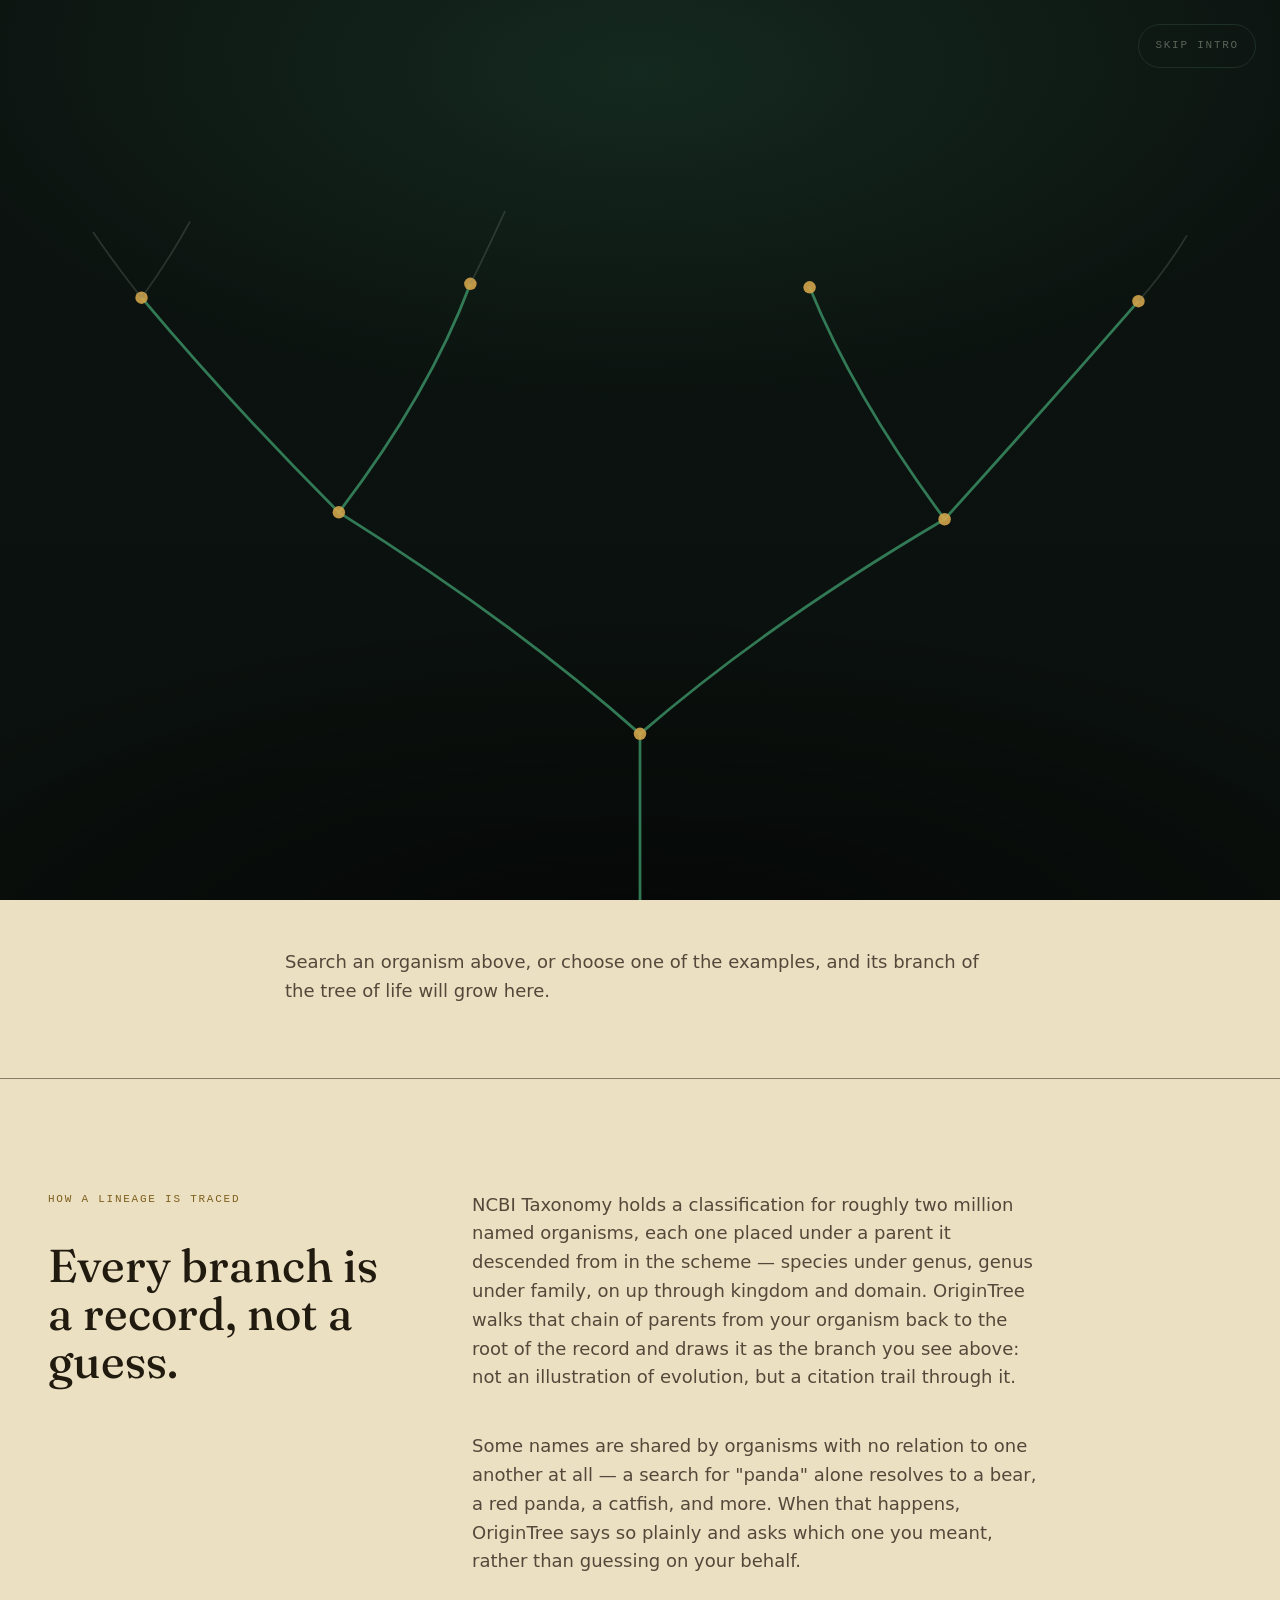
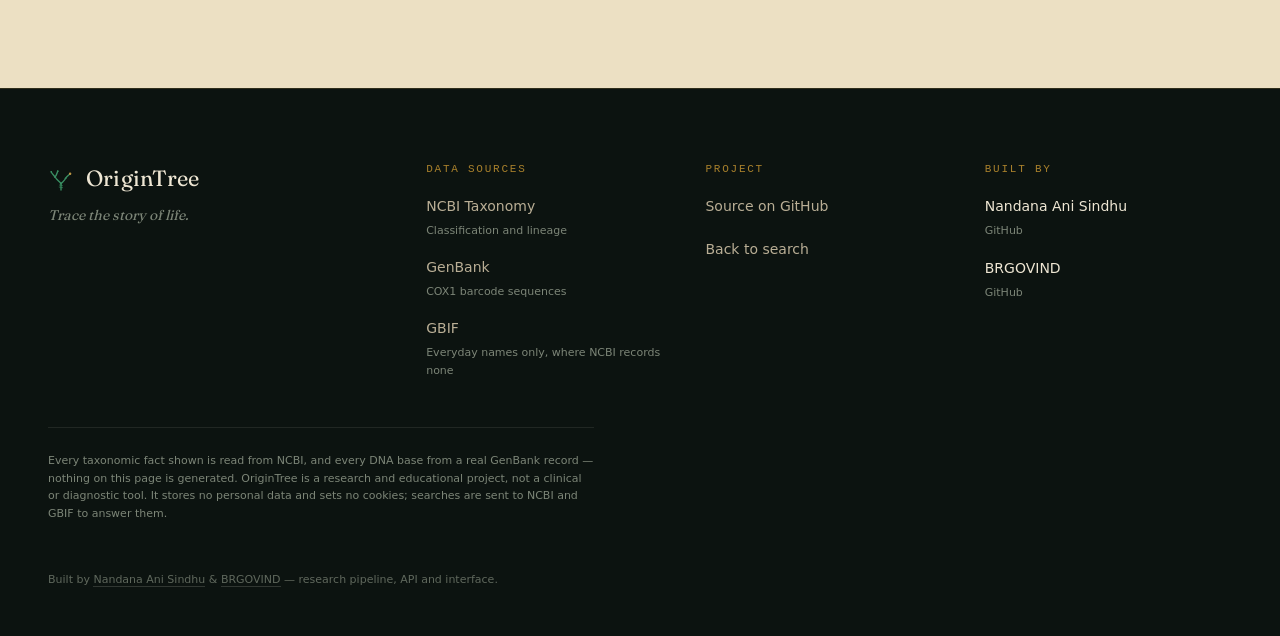
<file: frontend/index.html>
<!doctype html>
<html lang="en">
<head>
  <meta charset="utf-8" />
  <meta name="viewport" content="width=device-width, initial-scale=1" />
  <title>OriginTree — trace the story of life</title>
  <meta name="description" content="Search an organism and OriginTree draws the branch of the tree of life that leads to it, from the root of the record down to the species itself, using NCBI Taxonomy." />
  <meta name="theme-color" content="#0c1310" />

  <meta property="og:title" content="OriginTree — trace the story of life" />
  <meta property="og:description" content="Search an organism and watch its lineage grow, branch by branch, from NCBI Taxonomy." />
  <meta property="og:type" content="website" />

  <link rel="icon" type="image/svg+xml" href="assets/favicon.svg" />
  <link rel="alternate icon" href="assets/favicon.ico" />

  <link rel="preload" as="font" href="assets/fraunces-latin.woff2" type="font/woff2" crossorigin />

  <link rel="stylesheet" href="styles/tokens.css" />
  <link rel="stylesheet" href="styles/base.css" />
  <link rel="stylesheet" href="styles/hero.css" />
  <link rel="stylesheet" href="styles/tree.css" />
  <link rel="stylesheet" href="styles/results.css" />
  <link rel="stylesheet" href="styles/barcode.css" />
  <link rel="stylesheet" href="styles/compare.css" />
  <link rel="stylesheet" href="styles/loader.css" />
</head>
<body>

  <noscript>
    <div class="noscript-banner">OriginTree needs JavaScript to search NCBI Taxonomy and draw a lineage. Please enable it to continue.</div>
  </noscript>

  <a class="skip-link" href="#animalInput">Skip to search</a>

  <div class="page">

    <header class="hero" id="hero" data-stage="0">

      <div class="hero-ground" aria-hidden="true">
        <div class="hero-grain"></div>
        <svg class="hero-phylogeny" viewBox="0 0 800 520" preserveAspectRatio="xMidYMax slice" focusable="false">
          <!-- populated by hero.js: an anonymous, unlabelled branching structure —
               the same drawing grammar the lineage tree uses later, rehearsed
               before any search has happened. -->
        </svg>
        <div class="hero-particles"></div>
      </div>

      <div class="hero-content container">
        <div class="hero-inner">

          <div class="hero-emblem">
            <img class="hero-emblem-mark" src="assets/logo.svg" alt="" width="46" height="46" />
          </div>

          <h1 class="hero-word">
            <span class="hero-word-line" data-word-line="1">Origin<em>Tree</em></span>
          </h1>
          <p class="hero-tagline">Trace the story of life.</p>

          <div class="search-panel" id="searchPanel">
            <form id="searchForm" class="search-form" novalidate>
              <label for="animalInput" class="visually-hidden">Name an organism</label>
              <div class="search-field">
                <input
                  type="text"
                  id="animalInput"
                  name="animal"
                  class="search-input"
                  placeholder="Common or scientific name…"
                  autocomplete="off"
                  spellcheck="false"
                  aria-describedby="searchStatus"
                />
                <button type="submit" id="searchButton" class="search-button">
                  <svg class="search-button-icon" viewBox="0 0 20 20" aria-hidden="true" width="16" height="16">
                    <circle cx="9" cy="9" r="5.4" />
                    <path d="M12.9 12.9 L17 17" />
                  </svg>
                  <span class="search-button-label">Search</span>
                </button>
              </div>
              <p id="searchStatus" class="search-status" role="status" aria-live="polite"></p>
            </form>

            <div class="examples">
              <span class="examples-label" id="examplesLabel">Try</span>
              <ul class="examples-list" aria-labelledby="examplesLabel">
                <li><button type="button" class="example-chip" data-animal="giant panda">giant panda</button></li>
                <li><button type="button" class="example-chip" data-animal="octopus">octopus</button></li>
                <li><button type="button" class="example-chip" data-animal="king cobra">king cobra</button></li>
                <li><button type="button" class="example-chip" data-animal="tardigrade">tardigrade</button></li>
              </ul>
            </div>
          </div>

        </div>
      </div>

      <button type="button" class="hero-skip" id="heroSkip">Skip intro</button>

      <div class="hero-scroll-cue" aria-hidden="true">
        <span class="hero-scroll-line"></span>
        <span class="hero-scroll-label">Scroll</span>
      </div>

    </header>

    <main class="main">
      <div class="container">
        <h2 class="visually-hidden">Search results</h2>
        <section id="results" aria-live="polite">
          <p class="results-prompt">Search an organism above, or choose one of the examples, and its branch of the tree of life will grow here.</p>
        </section>
      </div>

      <!-- Landing only. Hidden once a search has run — see [data-view] in
           results.css. An introduction is not part of a result. -->
      <section class="science" id="science" aria-labelledby="scienceHeading">
        <div class="container science-inner">
          <p class="science-eyebrow mono">How a lineage is traced</p>
          <h2 id="scienceHeading" class="science-heading">Every branch is a record, not a guess.</h2>
          <p class="science-body">
            NCBI Taxonomy holds a classification for roughly two million named organisms, each
            one placed under a parent it descended from in the scheme — species under genus,
            genus under family, on up through kingdom and domain. OriginTree walks that chain of
            parents from your organism back to the root of the record and draws it as the branch
            you see above: not an illustration of evolution, but a citation trail through it.
          </p>
          <p class="science-body">
            Some names are shared by organisms with no relation to one another at all — a search
            for "panda" alone resolves to a bear, a red panda, a catfish, and more. When that
            happens, OriginTree says so plainly and asks which one you meant, rather than
            guessing on your behalf.
          </p>
        </div>
      </section>
    </main>

    <footer class="site-footer">
      <div class="container footer-inner">

        <div class="footer-brand">
          <div class="footer-mark">
            <img src="assets/logo.svg" alt="" width="26" height="26" />
            <span class="footer-wordmark">OriginTree</span>
          </div>
          <p class="footer-tagline">Trace the story of life.</p>
        </div>

        <nav class="footer-col" aria-labelledby="footerSources">
          <h2 class="footer-col-title mono" id="footerSources">Data sources</h2>
          <ul class="footer-list">
            <li>
              <a href="https://www.ncbi.nlm.nih.gov/taxonomy" rel="noopener noreferrer" target="_blank">NCBI Taxonomy</a>
              <span class="footer-list-note">Classification and lineage</span>
            </li>
            <li>
              <a href="https://www.ncbi.nlm.nih.gov/nuccore" rel="noopener noreferrer" target="_blank">GenBank</a>
              <span class="footer-list-note">COX1 barcode sequences</span>
            </li>
            <li>
              <a href="https://www.gbif.org" rel="noopener noreferrer" target="_blank">GBIF</a>
              <span class="footer-list-note">Everyday names only, where NCBI records none</span>
            </li>
          </ul>
        </nav>

        <nav class="footer-col" aria-labelledby="footerProject">
          <h2 class="footer-col-title mono" id="footerProject">Project</h2>
          <ul class="footer-list">
            <li>
              <a href="https://github.com/n4ss007/origintree" rel="noopener noreferrer" target="_blank">Source on GitHub</a>
            </li>
            <li>
              <a href="#hero">Back to search</a>
            </li>
          </ul>
        </nav>

        <nav class="footer-col" aria-labelledby="footerCreator">
          <h2 class="footer-col-title mono" id="footerCreator">Built by</h2>
          <ul class="footer-list">
            <li class="footer-creator">
              <a href="https://www.linkedin.com/in/nandanaanisindhu/" rel="noopener noreferrer" target="_blank">Nandana Ani Sindhu</a>
              <span class="footer-list-note">
                <a href="https://github.com/n4ss007" rel="noopener noreferrer" target="_blank">GitHub</a>
              </span>
            </li>
            <li class="footer-creator">
              <a href="https://github.com/BRGOVIND" rel="noopener noreferrer" target="_blank">BRGOVIND</a>
              <span class="footer-list-note">GitHub</span>
            </li>
          </ul>
        </nav>

        <p class="footer-colophon">
          Every taxonomic fact shown is read from NCBI, and every DNA base from a
          real GenBank record — nothing on this page is generated. OriginTree is a
          research and educational project, not a clinical or diagnostic tool.
          It stores no personal data and sets no cookies; searches are sent to NCBI
          and GBIF to answer them.
        </p>

        <p class="footer-credit">
          Built by
          <a href="https://www.linkedin.com/in/nandanaanisindhu/" rel="noopener noreferrer" target="_blank">Nandana Ani Sindhu</a>
          &amp;
          <a href="https://github.com/BRGOVIND" rel="noopener noreferrer" target="_blank">BRGOVIND</a>
          — research pipeline, API and interface.
        </p>

      </div>
    </footer>

  </div>

  <script type="module" src="js/main.js"></script>
</body>
</html>
</file>
<file: frontend/styles/tokens.css>
/*
  OriginTree design tokens.

  The palette is a tonal journey rather than one flat backdrop: the hero
  opens on a deep, near-nocturnal botanical ground (the mystery of an
  unresolved lineage), the record itself lives on a dense archive paper
  (the specimen you can now hold and read), and the footer settles back
  toward ink (the drawer closing). --surface-* tokens exist for each leg
  of that journey; component files pick the leg they belong to rather
  than mixing paper and ground colours on one element.

  #009B4D and #FFCC00 are the brief's brand colours. Used flat they read
  as a UI kit. Here green is pushed toward a wet, shaded forest floor and
  gold is pulled out of yellow entirely toward old brass and dried
  specimen ink, so both sit inside the same warm, low-saturation family
  as the paper and ground rather than sitting on top of them.
*/

:root {
  /* ---------------------------------------------------------------
     Colour — ground (hero, footer: the dark register)
     --------------------------------------------------------------- */
  --ground: #0c1310;
  --ground-raised: #141f19;
  --ground-line: #263a2f;
  --bone: #eee6d3;
  --bone-soft: #b9ae95;
  --bone-faint: #7c8577;

  /* ---------------------------------------------------------------
     Colour — paper (exploration, lineage, organism, science)
     --------------------------------------------------------------- */
  --paper: #ece0c3;
  --paper-raised: #e2d3ac;
  --paper-deep: #d3bd88;
  --ink: #211a0f;
  --ink-soft: #55483a;
  --ink-faint: #8a7c68;

  /* ---------------------------------------------------------------
     Colour — accents, tuned from brand
     --------------------------------------------------------------- */
  --green: #1e6b45;
  --green-deep: #133f29;
  --green-bright: #3f9c6c;
  --green-pale: #d7e3d2;

  --gold: #a9812c;
  --gold-deep: #7c5e1c;
  --gold-bright: #d1a44a;

  --rust: #8c3a24;
  --rust-pale: #e9d3c4;

  --focus-ring-dark: var(--gold-bright);
  --focus-ring-light: var(--gold-deep);

  /* ---------------------------------------------------------------
     Type
     --------------------------------------------------------------- */
  --font-display: "Fraunces", ui-serif, Georgia, serif;
  --font-body: ui-sans-serif, system-ui, "Segoe UI", Roboto, "Helvetica Neue", Arial, sans-serif;
  --font-mono: ui-monospace, "SF Mono", "Cascadia Mono", "Segoe UI Mono", Consolas,
    "Liberation Mono", monospace;

  --text-2xs: 0.6875rem;
  --text-xs: 0.75rem;
  --text-sm: 0.875rem;
  --text-base: 1rem;
  --text-md: 1.125rem;
  --text-lg: 1.375rem;
  --text-xl: 1.75rem;
  --text-2xl: clamp(2rem, 1.6rem + 1.6vw, 2.9rem);
  --text-3xl: clamp(2.4rem, 1.5rem + 3.6vw, 4.6rem);
  --text-hero: clamp(2.8rem, 1.4rem + 6vw, 6.4rem);

  --leading-tight: 1.05;
  --leading-snug: 1.3;
  --leading-normal: 1.6;

  --tracking-wide: 0.06em;
  --tracking-wider: 0.16em;
  --tracking-widest: 0.28em;

  /* ---------------------------------------------------------------
     Space
     --------------------------------------------------------------- */
  --space-1: 0.25rem;
  --space-2: 0.5rem;
  --space-3: 0.75rem;
  --space-4: 1rem;
  --space-5: 1.5rem;
  --space-6: 2rem;
  --space-7: 3rem;
  --space-8: 4.5rem;
  --space-9: 7rem;

  /* ---------------------------------------------------------------
     Layout
     --------------------------------------------------------------- */
  --content-max: 1280px;
  --measure: 62ch;
  --radius-sm: 2px;
  --radius-md: 3px;
  --border-hair: 1px solid var(--paper-deep);
  --border-hair-strong: 1px solid var(--ink-faint);
  --border-hair-dark: 1px solid var(--ground-line);

  /* ---------------------------------------------------------------
     Motion
     --------------------------------------------------------------- */
  --ease-out: cubic-bezier(0.16, 0.8, 0.24, 1);
  --ease-grow: cubic-bezier(0.3, 0.66, 0.18, 1);
  --duration-fast: 150ms;
  --duration-medium: 340ms;
  --duration-slow: 640ms;
  --tree-step: 180ms; /* mirrors TREE_STEP_MS in config.js; kept in sync by hand */

  --z-sticky: 10;
  --z-hero-content: 5;
}
</file>
<file: frontend/styles/base.css>
/*
  Reset, typeface, page chrome, and the scroll-reveal mechanism shared by
  every section after the hero.
*/

@font-face {
  font-family: "Fraunces";
  src: url("../assets/fraunces-latin.woff2") format("woff2");
  font-weight: 100 900;
  font-style: normal;
  font-display: swap;
}

*,
*::before,
*::after {
  box-sizing: border-box;
}

html {
  color-scheme: dark;
  -webkit-text-size-adjust: 100%;
  scroll-behavior: smooth;
}

body {
  margin: 0;
  min-height: 100vh;
  background: var(--paper);
  color: var(--ink);
  font-family: var(--font-body);
  font-size: var(--text-base);
  line-height: var(--leading-normal);
  overflow-x: hidden;
}

img,
svg {
  display: block;
  max-width: 100%;
}

button,
input {
  font: inherit;
  color: inherit;
}

button {
  background: none;
  border: 0;
  cursor: pointer;
}

a {
  color: var(--green-deep);
}

p {
  margin: 0 0 var(--space-4);
}

p:last-child {
  margin-bottom: 0;
}

h1,
h2,
h3,
h4 {
  margin: 0;
  font-weight: 600;
  font-synthesis: none;
}

/* ---------------------------------------------------------------
   Focus
   --------------------------------------------------------------- */

:focus {
  outline: none;
}

:focus-visible {
  outline: 3px solid var(--focus-ring-light);
  outline-offset: 3px;
  border-radius: var(--radius-sm);
}

.hero :focus-visible,
.site-footer :focus-visible {
  outline-color: var(--focus-ring-dark);
}

/* ---------------------------------------------------------------
   Utilities
   --------------------------------------------------------------- */

.visually-hidden {
  position: absolute;
  width: 1px;
  height: 1px;
  padding: 0;
  margin: -1px;
  overflow: hidden;
  clip: rect(0, 0, 0, 0);
  white-space: nowrap;
  border: 0;
}

.container {
  width: 100%;
  max-width: var(--content-max);
  margin-inline: auto;
  padding-inline: var(--space-5);
}

@media (min-width: 640px) {
  .container {
    padding-inline: var(--space-7);
  }
}

.mono {
  font-family: var(--font-mono);
  letter-spacing: 0;
}

.skip-link {
  position: absolute;
  top: -48px;
  left: var(--space-4);
  z-index: 100;
  background: var(--ink);
  color: var(--bone);
  padding: var(--space-2) var(--space-4);
  border-radius: var(--radius-sm);
  transition: top var(--duration-fast) var(--ease-out);
}

.skip-link:focus-visible {
  top: var(--space-4);
}

/* ---------------------------------------------------------------
   Page chrome
   --------------------------------------------------------------- */

.page {
  min-height: 100vh;
  display: flex;
  flex-direction: column;
}

.main {
  flex: 1 0 auto;
  background: var(--paper);
}

.site-footer {
  background: var(--ground);
  color: var(--bone-soft);
  padding-block: var(--space-8) var(--space-7);
  border-top: 1px solid rgba(209, 164, 74, 0.18);
}

.footer-inner {
  display: grid;
  gap: var(--space-7) var(--space-6);
  grid-template-columns: 1fr;
}

@media (min-width: 720px) {
  .footer-inner {
    grid-template-columns: 1.4fr repeat(3, minmax(0, 1fr));
  }
}

.footer-brand {
  display: flex;
  flex-direction: column;
  gap: var(--space-2);
}

.footer-mark {
  display: flex;
  align-items: center;
  gap: var(--space-3);
}

.footer-mark img {
  opacity: 0.9;
}

.footer-wordmark {
  font-family: var(--font-display);
  font-variation-settings: "opsz" 24, "SOFT" 0, "WONK" 0;
  font-size: var(--text-lg);
  color: var(--bone);
  letter-spacing: 0.01em;
}

.footer-tagline {
  margin: 0;
  font-family: var(--font-display);
  font-style: italic;
  font-size: var(--text-sm);
  color: var(--bone-faint);
}

.footer-col-title {
  margin: 0 0 var(--space-3);
  font-size: var(--text-2xs);
  font-weight: 500;
  letter-spacing: var(--tracking-wider);
  text-transform: uppercase;
  color: var(--gold);
}

.footer-list {
  list-style: none;
  margin: 0;
  padding: 0;
  display: flex;
  flex-direction: column;
  gap: var(--space-3);
  font-size: var(--text-sm);
}

.footer-list a {
  color: var(--bone-soft);
  text-decoration: none;
  border-bottom: 1px solid transparent;
  /* 44px touch target without stretching the visible link */
  display: inline-block;
  padding-block: var(--space-1);
}

.footer-list a:hover {
  color: var(--bone);
  border-bottom-color: var(--gold);
}

.footer-list-note {
  display: block;
  font-size: var(--text-2xs);
  color: var(--bone-faint);
}

.footer-creator {
  color: var(--bone);
}

.footer-colophon {
  margin: 0;
  font-size: var(--text-2xs);
  line-height: var(--leading-normal);
  color: var(--bone-faint);
  max-width: 78ch;
  padding-top: var(--space-5);
  border-top: 1px solid rgba(240, 235, 222, 0.09);
}

/* Sits under everything else, quieter than the colophon above it. */
.footer-credit {
  margin: 0;
  font-size: var(--text-2xs);
  color: var(--bone-faint);
  opacity: 0.75;
}

.footer-credit a {
  color: inherit;
  text-decoration: none;
  border-bottom: 1px solid rgba(240, 235, 222, 0.22);
}

.footer-credit a:hover {
  color: var(--bone-soft);
  border-bottom-color: var(--gold);
}

@media (min-width: 720px) {
  .footer-colophon,
  .footer-credit {
    grid-column: 1 / -1;
  }
}

/* ---------------------------------------------------------------
   noscript
   --------------------------------------------------------------- */

.noscript-banner {
  background: var(--rust-pale);
  color: var(--ink);
  border-bottom: var(--border-hair-strong);
  padding: var(--space-3) var(--space-5);
  font-size: var(--text-sm);
  text-align: center;
}

/* ---------------------------------------------------------------
   Scroll reveal
   --------------------------------------------------------------- */

.reveal {
  opacity: 0;
  transform: translateY(22px);
  transition: opacity var(--duration-slow) var(--ease-out),
    transform var(--duration-slow) var(--ease-out);
}

.reveal.is-visible {
  opacity: 1;
  transform: none;
}

/* ---------------------------------------------------------------
   Motion preference
   --------------------------------------------------------------- */

@media (prefers-reduced-motion: reduce) {
  html {
    scroll-behavior: auto;
  }

  *,
  *::before,
  *::after {
    animation-duration: 0.001ms !important;
    animation-iteration-count: 1 !important;
    transition-duration: 0.001ms !important;
    scroll-behavior: auto !important;
  }

  .reveal {
    opacity: 1;
    transform: none;
  }
}

/* Both contributors sit in the "Built by" column as linked names. */
.footer-creator a {
  color: var(--bone);
  text-decoration: none;
  border-bottom: 1px solid transparent;
  display: inline-block;
  padding-block: var(--space-1);
}

.footer-creator a:hover {
  border-bottom-color: var(--gold);
}

.footer-list-note a {
  color: var(--bone-faint);
  padding-block: 0;
}
</file>
<file: frontend/styles/hero.css>
/*
  The opening sequence. Everything here lives on the dark leg of the tonal
  journey (--ground), lit by a single warm rise near the base rather than
  a flat colour, so it reads as a room at dusk rather than a UI backdrop.

  Timing is owned by hero.js — it adds is-* classes as the sequence
  progresses and this file only defines what each class looks like. The
  branch paths themselves are drawn (stroke-dasharray/offset) inline by
  hero.js because their lengths depend on the geometry it generates.
*/

.hero {
  position: relative;
  min-height: 100svh;
  overflow: hidden;
  background: var(--ground);
  color: var(--bone);
  isolation: isolate;
}

/* ---------------------------------------------------------------
   Ground
   --------------------------------------------------------------- */

.hero-ground {
  position: absolute;
  inset: 0;
  z-index: 0;
}

.hero-grain {
  position: absolute;
  inset: 0;
  background:
    radial-gradient(ellipse 90% 60% at 50% 8%, rgba(63, 156, 108, 0.16), transparent 62%),
    radial-gradient(ellipse 120% 70% at 50% 108%, rgba(0, 0, 0, 0.6), transparent 58%),
    linear-gradient(180deg, var(--ground) 0%, #0a100d 100%);
}

.hero-phylogeny {
  position: absolute;
  inset: 0;
  width: 100%;
  height: 100%;
}

.hero-branch {
  fill: none;
  stroke: var(--green-bright);
  stroke-width: 1.6;
  stroke-linecap: round;
  opacity: 0.75;
  /* duration mirrors BRANCH_DURATION_MS in hero.js */
  transition: stroke-dashoffset 620ms var(--ease-grow);
}

.hero-branch-node {
  fill: var(--gold-bright);
  opacity: 0;
  transition: opacity var(--duration-medium) var(--ease-out);
}

.hero-branch-node.is-in {
  opacity: 0.9;
}

.hero-branch-stub {
  fill: none;
  stroke: var(--bone-faint);
  stroke-width: 1;
  opacity: 0;
  transition: opacity 900ms var(--ease-out);
}

.hero-branch-stub.is-in {
  opacity: 0.28;
}

/* ---------------------------------------------------------------
   Particles — spores drifting in still dark air. Kept few and faint;
   this is atmosphere, not a field of shapes.
   --------------------------------------------------------------- */

.hero-particles {
  position: absolute;
  inset: 0;
  opacity: 0;
  transition: opacity 1200ms var(--ease-out);
}

.hero-particles.is-in {
  opacity: 1;
}

.particle {
  position: absolute;
  left: var(--px, 50%);
  top: var(--py, 50%);
  width: var(--size, 2px);
  height: var(--size, 2px);
  border-radius: 50%;
  background: var(--bone-soft);
  animation: hero-drift var(--dur, 16s) ease-in-out var(--delay, 0s) infinite;
}

.hero-particles.is-paused .particle {
  animation-play-state: paused;
}

@keyframes hero-drift {
  0% {
    transform: translate(0, 0);
    opacity: 0;
  }
  12% {
    opacity: var(--peak, 0.32);
  }
  50% {
    transform: translate(var(--dx, 14px), var(--dy, -22px));
  }
  88% {
    opacity: var(--peak, 0.32);
  }
  100% {
    transform: translate(0, 0);
    opacity: 0;
  }
}

/* ---------------------------------------------------------------
   Content
   --------------------------------------------------------------- */

.hero-content {
  position: relative;
  z-index: var(--z-hero-content);
  min-height: 100svh;
  display: flex;
  align-items: center;
  justify-content: center;
  padding-block: var(--space-9) var(--space-8);
}

.hero-inner {
  display: flex;
  flex-direction: column;
  align-items: center;
  text-align: center;
  max-width: 44rem;
}

.hero-emblem {
  transition: opacity var(--duration-slow) var(--ease-grow),
    transform var(--duration-slow) var(--ease-grow);
  margin-bottom: var(--space-5);
}

/* Hidden-until-revealed only applies once hero.js confirms it is driving
   the sequence. Without it (JS disabled, or before the module runs) every
   piece of the hero is simply visible — the sequence is an enhancement,
   never a gate. */
.hero.js-anim .hero-emblem {
  opacity: 0;
  transform: translateY(10px) scale(0.85);
}

/* Specificity note: this must outrank ".hero.js-anim .hero-emblem" above
   (three classes), so it carries all four rather than relying on source
   order to break the tie. */
.hero.js-anim .hero-emblem.is-in {
  opacity: 1;
  transform: none;
}

.hero-emblem-mark {
  filter: drop-shadow(0 0 14px rgba(63, 156, 108, 0.35));
}

.hero-word {
  overflow: hidden;
  margin: 0;
}

.hero-word-line {
  display: inline-block;
  font-family: var(--font-display);
  font-weight: 460;
  font-variation-settings: "opsz" 144, "SOFT" 4, "WONK" 0;
  font-size: var(--text-hero);
  line-height: var(--leading-tight);
  letter-spacing: -0.01em;
  color: var(--bone);
  transition: transform 720ms var(--ease-grow);
}

.hero.js-anim .hero-word-line {
  transform: translateY(105%);
}

.hero-word-line em {
  font-style: normal;
  font-variation-settings: "opsz" 144, "SOFT" 22, "WONK" 1;
  color: var(--green-bright);
}

.hero.js-anim .hero-word-line.is-in {
  transform: translateY(0);
}

.hero-tagline {
  margin: var(--space-4) 0 0;
  font-family: var(--font-display);
  font-style: italic;
  font-weight: 380;
  font-variation-settings: "opsz" 30, "SOFT" 12, "WONK" 0;
  font-size: var(--text-md);
  letter-spacing: 0.01em;
  color: var(--bone-soft);
  transition: opacity var(--duration-slow) var(--ease-out),
    transform var(--duration-slow) var(--ease-out);
}

.hero.js-anim .hero-tagline {
  opacity: 0;
  transform: translateY(10px);
}

.hero.js-anim .hero-tagline.is-in {
  opacity: 1;
  transform: none;
}

/* ---------------------------------------------------------------
   Search panel — enters last, part of the composition rather than a
   form bolted underneath it.
   --------------------------------------------------------------- */

.search-panel {
  position: relative;
  width: min(100%, 34rem);
  margin-top: var(--space-7);
  background: rgba(20, 31, 25, 0.72);
  border: var(--border-hair-dark);
  border-radius: var(--radius-md);
  padding: var(--space-5);
  transition: opacity var(--duration-slow) var(--ease-out),
    transform var(--duration-slow) var(--ease-out);
}

.hero.js-anim .search-panel {
  opacity: 0;
  transform: translateY(16px);
}

.hero.js-anim .search-panel.is-in {
  opacity: 1;
  transform: none;
}

.search-panel::before,
.search-panel::after {
  content: "";
  position: absolute;
  width: 14px;
  height: 14px;
  pointer-events: none;
}

.search-panel::before {
  top: -1px;
  left: -1px;
  border-top: 2px solid var(--gold-bright);
  border-left: 2px solid var(--gold-bright);
}

.search-panel::after {
  bottom: -1px;
  right: -1px;
  border-bottom: 2px solid var(--gold-bright);
  border-right: 2px solid var(--gold-bright);
}



.search-field {
  display: flex;
  align-items: stretch;
  border: 1px solid var(--ground-line);
  background: var(--ground);
  border-radius: var(--radius-sm);
}

.search-input {
  flex: 1 1 auto;
  min-width: 0;
  border: 0;
  background: transparent;
  padding: var(--space-4);
  border-radius: var(--radius-sm) 0 0 var(--radius-sm);
  font-family: var(--font-body);
  font-size: var(--text-md);
  color: var(--bone);
}

.search-input::placeholder {
  color: var(--bone-faint);
}

.search-button {
  display: flex;
  align-items: center;
  justify-content: center;
  gap: var(--space-2);
  flex-shrink: 0;
  min-height: 44px;
  min-width: 44px;
  padding-inline: var(--space-5);
  background: var(--green-bright);
  color: #08130d;
  font-weight: 600;
  font-size: var(--text-sm);
  border-radius: 0 var(--radius-sm) var(--radius-sm) 0;
  transition: background var(--duration-fast) var(--ease-out);
}

.search-button:hover {
  background: var(--gold-bright);
}

.search-button-icon {
  flex-shrink: 0;
}

.search-button-icon path {
  fill: none;
  stroke: currentColor;
  stroke-width: 1.6;
  stroke-linecap: round;
  stroke-linejoin: round;
}

.search-button.is-loading .search-button-icon {
  animation: search-pulse 1.1s var(--ease-out) infinite;
}

@keyframes search-pulse {
  0%,
  100% {
    opacity: 0.55;
  }
  50% {
    opacity: 1;
  }
}

.search-button:disabled {
  cursor: progress;
}

.search-status {
  margin: var(--space-2) 0 0;
  min-height: 1.2em;
  text-align: left;
  font-size: var(--text-xs);
  color: var(--bone-faint);
}

.search-status.is-error {
  color: #d98363;
}

/* ---------------------------------------------------------------
   Example chips — set as a spoken invitation, not a filter bar. Flat
   underline treatment rather than pills, to stay out of "rounded card"
   territory.
   --------------------------------------------------------------- */

.examples {
  margin-top: var(--space-5);
  text-align: left;
}

.examples-label {
  display: block;
  font-family: var(--font-mono);
  font-size: var(--text-2xs);
  letter-spacing: var(--tracking-wider);
  text-transform: uppercase;
  color: var(--bone-faint);
  margin-bottom: var(--space-3);
}

.examples-list {
  display: flex;
  flex-wrap: wrap;
  gap: var(--space-2) var(--space-5);
  list-style: none;
  margin: 0;
  padding: 0;
}

.example-chip {
  display: inline-flex;
  align-items: center;
  min-height: 44px;
  padding-inline: var(--space-1);
  border-bottom: 1px solid transparent;
  color: var(--bone-soft);
  font-family: var(--font-display);
  font-style: italic;
  font-variation-settings: "opsz" 18, "SOFT" 0, "WONK" 0;
  font-size: var(--text-md);
  transition: border-color var(--duration-fast) var(--ease-out), color var(--duration-fast) var(--ease-out);
}

.example-chip:hover {
  border-color: var(--gold-bright);
  color: var(--bone);
}

/* ---------------------------------------------------------------
   Skip control
   --------------------------------------------------------------- */

.hero-skip {
  position: absolute;
  z-index: 6;
  top: var(--space-5);
  right: var(--space-5);
  min-height: 44px;
  padding-inline: var(--space-4);
  font-family: var(--font-mono);
  font-size: var(--text-2xs);
  letter-spacing: var(--tracking-wider);
  text-transform: uppercase;
  color: var(--bone-faint);
  border: 1px solid var(--ground-line);
  border-radius: 999px;
  opacity: 0.7;
  transition: opacity var(--duration-fast) var(--ease-out), color var(--duration-fast) var(--ease-out);
}

.hero-skip:hover {
  opacity: 1;
  color: var(--bone);
}

.hero-skip[hidden] {
  display: none;
}

/* ---------------------------------------------------------------
   Scroll cue
   --------------------------------------------------------------- */

.hero-scroll-cue {
  position: absolute;
  z-index: 4;
  left: 50%;
  bottom: var(--space-6);
  transform: translateX(-50%);
  display: flex;
  flex-direction: column;
  align-items: center;
  gap: var(--space-2);
  opacity: 0.7;
  transition: opacity var(--duration-slow) var(--ease-out);
}

.hero.js-anim .hero-scroll-cue {
  opacity: 0;
}

.hero.js-anim .hero-scroll-cue.is-in {
  opacity: 0.7;
}

.hero-scroll-line {
  width: 1px;
  height: 28px;
  background: linear-gradient(180deg, transparent, var(--bone-faint) 40%, var(--bone-faint));
  animation: hero-scroll-bob 2.4s var(--ease-out) infinite;
}

.hero-scroll-label {
  font-family: var(--font-mono);
  font-size: var(--text-2xs);
  letter-spacing: var(--tracking-widest);
  text-transform: uppercase;
  color: var(--bone-faint);
}

@keyframes hero-scroll-bob {
  0%,
  100% {
    transform: translateY(0);
    opacity: 0.5;
  }
  50% {
    transform: translateY(6px);
    opacity: 1;
  }
}

/* ---------------------------------------------------------------
   Skip — snaps the reveal transitions to their end state in one frame.
   Deliberately scoped rather than a blanket "* { transition: none }" so
   the particle drift and scroll-cue bob, which are the resting state
   rather than the sequence, keep running underneath the snap.
   --------------------------------------------------------------- */

.hero.no-anim .hero-branch,
.hero.no-anim .hero-branch-node,
.hero.no-anim .hero-branch-stub,
.hero.no-anim .hero-emblem,
.hero.no-anim .hero-word-line,
.hero.no-anim .hero-tagline,
.hero.no-anim .search-panel,
.hero.no-anim .hero-scroll-cue {
  transition: none !important;
}

/* ---------------------------------------------------------------
   Reduced motion / settled: no animation, everything present
   --------------------------------------------------------------- */

@media (prefers-reduced-motion: reduce) {
  .hero-word-line,
  .hero-tagline,
  .hero-emblem,
  .search-panel,
  .hero-branch-node,
  .hero-branch-stub {
    transition: none;
  }
}

/* ---------------------------------------------------------------
   Responsive
   --------------------------------------------------------------- */

@media (max-width: 640px) {
  .hero-content {
    padding-block: var(--space-8) var(--space-7);
  }

  .search-panel {
    padding: var(--space-4);
  }

  .hero-skip {
    top: var(--space-4);
    right: var(--space-4);
  }
}
</file>
<file: frontend/styles/tree.css>
/*
  The lineage tree. The path from the root of the record to the organism
  bends at every step rather than running straight with stubs pinned to
  it, so the cascade itself carries the branching. Major branch points also
  carry a short, unlabelled stub — this is one path excerpted from a much
  larger tree, and the stub says so without inventing what's on the other
  end of it.

  Node/branch geometry (x, y, path lengths) is computed in tree.js and
  applied as inline attributes and styles, because it depends on the
  container's measured width and the number of steps in a given lineage.
  This file owns colour, type and the transition rules those inline values
  animate through.
*/

.tree-wrap {
  /* Wide enough for the branch points to read as a cascade rather than a
     wobble, centred so the diagram sits under its own heading instead of
     drifting to one side of the section. */
  max-width: min(100%, 52rem);
  margin-inline: auto;
}

/* No scroll container. The whole lineage is drawn at full height and the
   page scrolls to it — a diagram boxed inside its own scrollbar hides most
   of itself and makes the reader hunt for the rest. The SVG scales to the
   width available, so nothing overflows sideways either. */
.tree-canvas {
  width: 100%;
}

.tree-svg {
  display: block;
  width: 100%;
  height: auto;
  transition: opacity var(--duration-fast) var(--ease-out);
}

.tree-svg.is-swapping {
  opacity: 0;
}

/* ---------------------------------------------------------------
   Path & stubs
   --------------------------------------------------------------- */

.lineage-seg {
  fill: none;
  stroke: var(--green);
  stroke-width: 2;
  stroke-linecap: round;
  transition: stroke-dashoffset var(--duration-medium) var(--ease-grow);
}

.lineage-seg.is-minor {
  stroke: var(--ink-faint);
  stroke-width: 1.4;
  opacity: 0.85;
}

.lineage-stub {
  fill: none;
  stroke: var(--ink-faint);
  stroke-width: 1;
  stroke-linecap: round;
  opacity: 0.4;
}

/* ---------------------------------------------------------------
   Nodes
   --------------------------------------------------------------- */

.lineage-node-pos {
  cursor: default;
}

.lineage-node {
  transform-box: fill-box;
  transform-origin: center;
  opacity: 0;
  transform: scale(0.82);
  transition: opacity var(--duration-medium) var(--ease-out),
    transform var(--duration-medium) var(--ease-out);
}

.lineage-node.is-in {
  opacity: 1;
  transform: scale(1);
}

.lineage-node:focus-visible {
  outline: 2px solid var(--focus-ring-light);
  outline-offset: 4px;
  border-radius: 50%;
}

.lineage-node:hover .lineage-mark,
.lineage-node:focus-visible .lineage-mark,
.lineage-node:hover .lineage-dot,
.lineage-node:focus-visible .lineage-dot {
  color: var(--gold-deep);
}

.lineage-dot {
  fill: currentColor;
  color: var(--ink-faint);
  transition: color var(--duration-fast) var(--ease-out);
}

.lineage-mark {
  color: var(--green-deep);
  transition: color var(--duration-fast) var(--ease-out);
}

.lineage-mark.is-terminal {
  color: var(--ink);
}

.lineage-mark line {
  stroke: currentColor;
}

.lineage-tag-ring {
  fill: var(--paper-raised);
  stroke: var(--gold);
  stroke-width: 2;
}

.lineage-node-name {
  font-family: var(--font-body);
  font-size: 13px;
  fill: var(--ink);
}

.lineage-node-name.is-terminal {
  font-family: var(--font-display);
  font-style: italic;
  font-weight: 560;
  font-variation-settings: "opsz" 18, "SOFT" 0, "WONK" 0;
  font-size: 16px;
}

.lineage-node-rank {
  font-family: var(--font-mono);
  font-size: 9.5px;
  letter-spacing: 0.03em;
  fill: var(--ink-faint);
  text-transform: uppercase;
}

/* ---------------------------------------------------------------
   Inspector — the restrained hover/focus readout
   --------------------------------------------------------------- */

.tree-inspector {
  margin: var(--space-3) 0 0;
  min-height: 1.4em;
  font-size: var(--text-xs);
  color: var(--ink-faint);
  border-left: 2px solid var(--paper-deep);
  padding-left: var(--space-3);
  transition: color var(--duration-fast) var(--ease-out),
    border-color var(--duration-fast) var(--ease-out);
}

.tree-inspector.is-active {
  color: var(--ink);
  border-color: var(--gold);
}

/* ---------------------------------------------------------------
   Controls
   --------------------------------------------------------------- */

.tree-toggle {
  display: inline-flex;
  align-items: center;
  gap: var(--space-2);
  min-height: 44px;
  padding-inline: var(--space-4);
  margin-top: var(--space-4);
  border: 1px solid var(--ink-faint);
  border-radius: 999px;
  font-size: var(--text-sm);
  color: var(--ink-soft);
  background: transparent;
  transition: border-color var(--duration-fast) var(--ease-out), color var(--duration-fast) var(--ease-out);
}

.tree-toggle:hover {
  border-color: var(--green);
  color: var(--green-deep);
}

@media (prefers-reduced-motion: reduce) {
  .lineage-node {
    transform: none;
  }
}


/* Minor steps carry their names too, once the full lineage is open — the
   reader opened it to read them. Set smaller and lighter so the ranks
   people are taught still lead through a long run of unnamed clades. */
.lineage-node-name.is-minor {
  font-size: 10.5px;
  fill: var(--ink-soft);
}

.lineage-node-rank.is-minor {
  font-size: 8px;
  fill: var(--ink-faint);
}
</file>
<file: frontend/styles/results.css>
/*
  Everything on the paper leg of the tonal journey: transient states
  (loading, error, empty), the EXPLORATION section (ambiguous notice and
  the pick-one list), the ORGANISM record and its molecular evidence
  panel, and the SCIENCE note. The LINEAGE tree is styled in tree.css, the
  barcode motif in barcode.css.
*/

.main {
  padding-block: var(--space-7) 0;
}

#results {
  min-height: 4rem;
  transition: opacity var(--duration-fast) var(--ease-out);
  padding-bottom: var(--space-8);
}

#results.is-swapping {
  opacity: 0;
}

.results-prompt {
  color: var(--ink-soft);
  font-size: var(--text-md);
  max-width: var(--measure);
}

.result-view {
  display: flex;
  flex-direction: column;
  gap: var(--space-9);
}

/* ---------------------------------------------------------------
   Transient states — loading / error / empty
   --------------------------------------------------------------- */

.state {
  display: flex;
  flex-direction: column;
  align-items: flex-start;
  gap: var(--space-3);
  max-width: 46ch;
  padding: var(--space-6) 0;
}

.state-title {
  font-family: var(--font-display);
  font-weight: 560;
  font-variation-settings: "opsz" 24, "SOFT" 0, "WONK" 0;
  font-size: var(--text-lg);
  color: var(--ink);
}

.state p {
  color: var(--ink-soft);
}







.state-error .state-title {
  color: var(--rust);
}

.state-command {
  margin: 0;
  padding: var(--space-3) var(--space-4);
  background: var(--ink);
  color: var(--paper-raised);
  border-radius: var(--radius-sm);
  font-family: var(--font-mono);
  font-size: var(--text-sm);
  overflow-x: auto;
}

.retry-button {
  min-height: 44px;
  padding-inline: var(--space-5);
  background: var(--ink);
  color: var(--paper);
  border-radius: var(--radius-sm);
  font-weight: 600;
  font-size: var(--text-sm);
  transition: background var(--duration-fast) var(--ease-out);
}

.retry-button:hover {
  background: var(--green-deep);
}

.state-empty {
  border-left: 3px solid var(--paper-deep);
  padding-left: var(--space-5);
}

/* ---------------------------------------------------------------
   EXPLORATION
   --------------------------------------------------------------- */

.exploration {
  padding-top: var(--space-1);
}

.selection {
  max-width: 70ch;
}

.notice-ambiguous {
  display: flex;
  gap: var(--space-3);
  align-items: flex-start;
  max-width: 60ch;
  margin-bottom: var(--space-6);
  padding: var(--space-4) var(--space-5);
  background: var(--paper-raised);
  border-left: 3px solid var(--green);
  border-radius: 0 var(--radius-sm) var(--radius-sm) 0;
}

.notice-ambiguous-mark {
  flex-shrink: 0;
  color: var(--green);
  margin-top: 0.2em;
}

.notice-ambiguous p {
  margin: 0;
  font-size: var(--text-sm);
  color: var(--ink-soft);
}

.notice-ambiguous strong {
  color: var(--ink);
}

.selection-heading {
  font-family: var(--font-mono);
  font-size: var(--text-2xs);
  letter-spacing: var(--tracking-wider);
  text-transform: uppercase;
  color: var(--ink-soft);
  margin-bottom: var(--space-3);
}

.selection-list {
  display: grid;
  grid-template-columns: repeat(auto-fill, minmax(220px, 1fr));
  gap: var(--space-3);
  list-style: none;
  margin: 0;
  padding: 0;
}

.selection-card {
  display: flex;
  flex-direction: column;
  align-items: flex-start;
  gap: var(--space-1);
  width: 100%;
  min-height: 44px;
  padding: var(--space-4);
  text-align: left;
  background: var(--paper-raised);
  border: var(--border-hair-strong);
  border-radius: var(--radius-md);
  transition: border-color var(--duration-fast) var(--ease-out), background var(--duration-fast) var(--ease-out);
}

.selection-card:hover {
  border-color: var(--green);
}

.selection-card[aria-pressed="true"] {
  background: var(--green-pale);
  border-color: var(--green);
}

.selection-card-name {
  font-weight: 600;
  color: var(--ink);
}

.selection-card-sci {
  font-style: italic;
  font-size: var(--text-sm);
  color: var(--ink-soft);
}

.selection-card-reason {
  font-size: var(--text-xs);
  color: var(--ink-faint);
}

/* ---------------------------------------------------------------
   LINEAGE — section chrome; the diagram itself is tree.css
   --------------------------------------------------------------- */

.lineage-section {
  max-width: 70ch;
}





/* ---------------------------------------------------------------
   ORGANISM — the record plate
   --------------------------------------------------------------- */

.organism-section {
  max-width: 70ch;
}

.plate-head {
  margin-bottom: var(--space-6);
}

.plate-kingdom {
  font-size: var(--text-2xs);
  letter-spacing: var(--tracking-wider);
  text-transform: uppercase;
  color: var(--green-deep);
  margin: 0 0 var(--space-2);
}

.plate-name {
  font-family: var(--font-display);
  font-weight: 560;
  font-variation-settings: "opsz" 48, "SOFT" 2, "WONK" 0;
  font-size: var(--text-2xl);
  line-height: var(--leading-tight);
  color: var(--ink);
  margin: 0 0 var(--space-2);
}

.plate-name--sci {
  font-family: var(--font-body);
  font-style: italic;
  font-weight: 400;
  font-size: var(--text-xl);
}

.plate-sciname {
  font-style: italic;
  font-size: var(--text-md);
  color: var(--ink-soft);
  margin: 0 0 var(--space-5);
}

.plate-facts {
  display: grid;
  grid-template-columns: repeat(auto-fill, minmax(190px, 1fr));
  gap: var(--space-4) var(--space-6);
  margin: 0;
  padding-top: var(--space-4);
  border-top: var(--border-hair);
}

.fact {
  min-width: 0;
}

.fact dt {
  font-family: var(--font-mono);
  font-size: var(--text-2xs);
  letter-spacing: var(--tracking-wider);
  text-transform: uppercase;
  color: var(--ink-faint);
  margin-bottom: var(--space-1);
}

.fact dd {
  margin: 0;
  font-size: var(--text-sm);
  color: var(--ink);
  word-break: break-word;
}

.fact dd.is-blank {
  color: var(--ink-faint);
  font-style: italic;
}

.fact .source-note {
  color: var(--ink-faint);
  font-size: var(--text-xs);
}

/* ---------------------------------------------------------------
   Molecular evidence
   --------------------------------------------------------------- */

.evidence {
  max-width: 70ch;
  margin-top: var(--space-6);
  border-top: var(--border-hair);
  padding-top: var(--space-5);
}

.evidence-heading {
  font-weight: normal;
}

.evidence-toggle {
  display: flex;
  align-items: center;
  gap: var(--space-3);
  min-height: 44px;
  width: 100%;
  text-align: left;
  font-family: var(--font-body);
  font-size: var(--text-md);
  color: var(--ink);
}

.evidence-toggle-mark {
  position: relative;
  flex-shrink: 0;
  width: 16px;
  height: 16px;
}

.evidence-toggle-mark::before,
.evidence-toggle-mark::after {
  content: "";
  position: absolute;
  top: 50%;
  left: 50%;
  background: var(--green);
  transition: transform var(--duration-fast) var(--ease-out);
}

.evidence-toggle-mark::before {
  width: 12px;
  height: 2px;
  transform: translate(-50%, -50%);
}

.evidence-toggle-mark::after {
  width: 2px;
  height: 12px;
  transform: translate(-50%, -50%);
}

.evidence-toggle[aria-expanded="true"] .evidence-toggle-mark::after {
  transform: translate(-50%, -50%) rotate(90deg) scaleY(0);
}

.evidence-panel {
  padding: var(--space-4) 0 0 var(--space-7);
}

.evidence-intro {
  font-size: var(--text-sm);
  color: var(--ink-soft);
  max-width: 60ch;
  margin-bottom: var(--space-4);
}

.evidence-loading,
.evidence-empty {
  font-size: var(--text-sm);
  color: var(--ink-soft);
}

.sequence-list {
  list-style: none;
  margin: 0;
  padding: 0;
  display: flex;
  flex-direction: column;
  gap: var(--space-3);
}

.sequence-item {
  display: grid;
  grid-template-columns: auto 1fr auto auto;
  align-items: baseline;
  gap: var(--space-2) var(--space-4);
  padding: var(--space-3) 0;
  border-top: var(--border-hair);
  font-size: var(--text-sm);
}

.sequence-item:first-child {
  border-top: 0;
}

.sequence-accession {
  color: var(--green-deep);
  font-size: var(--text-xs);
}

.sequence-title {
  color: var(--ink);
  min-width: 0;
}

.sequence-length {
  color: var(--ink-soft);
  font-size: var(--text-xs);
  white-space: nowrap;
}

.sequence-completeness {
  font-size: var(--text-2xs);
  letter-spacing: var(--tracking-wide);
  text-transform: uppercase;
  white-space: nowrap;
  padding: 0.2em 0.55em;
  border-radius: 999px;
  border: 1px solid var(--ink-faint);
  color: var(--ink-soft);
}

.sequence-completeness.is-complete {
  color: var(--green-deep);
  border-color: var(--green);
}

.evidence-count {
  margin-top: var(--space-4);
  font-size: var(--text-xs);
  color: var(--ink-faint);
}

@media (max-width: 520px) {
  .sequence-item {
    grid-template-columns: 1fr auto;
  }

  .sequence-title {
    grid-column: 1 / -1;
    order: 3;
  }

  .evidence-panel {
    padding-left: var(--space-4);
  }
}

/* ---------------------------------------------------------------
   SCIENCE
   --------------------------------------------------------------- */

.science {
  padding-block: var(--space-9);
  border-top: var(--border-hair-strong);
}

.science-inner {
  max-width: 62ch;
}

.science-eyebrow {
  font-size: var(--text-2xs);
  letter-spacing: var(--tracking-wider);
  text-transform: uppercase;
  color: var(--gold-deep);
  margin: 0 0 var(--space-3);
}

.science-heading {
  font-family: var(--font-display);
  font-style: italic;
  font-weight: 460;
  font-variation-settings: "opsz" 40, "SOFT" 10, "WONK" 0;
  font-size: var(--text-2xl);
  line-height: var(--leading-tight);
  color: var(--ink);
  margin: 0 0 var(--space-5);
  max-width: 20ch;
}

.science-body {
  font-size: var(--text-md);
  color: var(--ink-soft);
  max-width: var(--measure);
}

/* ---------------------------------------------------------------
   Responsive
   --------------------------------------------------------------- */

@media (max-width: 640px) {
  .result-view {
    gap: var(--space-8);
  }

  .science {
    padding-block: var(--space-8);
  }
}

/* ---------------------------------------------------------------
   Composition on wide screens

   Every section holds a reading measure, which is right for the text
   but leaves the whole page hugging the left edge of a 1280px
   container with dead space beside it. Centring the blocks puts the
   content back under the hero it came from; the text inside stays
   ranged left.
   --------------------------------------------------------------- */

.result-view > section,
.results-prompt,
.state {
  margin-inline: auto;
  width: 100%;
}

/* The lineage is the signature element, so it is allowed more room
   than a reading measure and sits centred in it. */
.lineage-section {
  max-width: 76ch;
}

@media (min-width: 1100px) {
  /* An editorial two-column setting: the label and the claim on the
     left, the argument on the right. Reads as a deliberate grid
     rather than a column that happened to stop early. */
  .science-inner {
    max-width: var(--content-max);
    margin-inline: auto;
    display: grid;
    grid-template-columns: minmax(0, 22rem) minmax(0, 36rem);
    column-gap: var(--space-8);
    /* Named areas rather than auto-placement: the claim has to sit at the
       top of the left column, level with the argument it introduces, and
       auto-placement drops it to whichever row happens to be free. */
    grid-template-areas:
      "eyebrow argument"
      "claim   argument"
      ".       aside";
    align-items: start;
  }

  .science-eyebrow {
    grid-area: eyebrow;
  }

  .science-heading {
    grid-area: claim;
    align-self: start;
    margin-bottom: 0;
  }

  /* Sibling selectors, not :nth-of-type — the eyebrow is a <p> too, so
     counting by type picks the wrong paragraphs. */
  .science-body {
    grid-area: argument;
  }

  .science-body + .science-body {
    grid-area: aside;
    margin-top: var(--space-5);
  }
}


/* ---------------------------------------------------------------
   Landing vs exploring

   The introduction belongs to the landing state. Once a search has run the
   reader is looking at a record, and repeating the explanation under every
   result turns the page into a brochure.
   --------------------------------------------------------------- */

body[data-view="exploring"] #science {
  display: none;
}

/* ---------------------------------------------------------------
   Section headings — one label per section, no eyebrow restating it
   --------------------------------------------------------------- */

.section-heading {
  margin: 0 0 var(--space-5);
  font-family: var(--font-mono);
  font-size: var(--text-2xs);
  font-weight: 500;
  letter-spacing: var(--tracking-wider);
  text-transform: uppercase;
  color: var(--green-deep);
}

.science-data-section {
  max-width: 70ch;
}
</file>
<file: frontend/styles/barcode.css>
/*
  The 8-base barcode motif: a quiet strip of real letters sitting under the
  organism's record, not a feature in its own right. It never grows past
  eight characters because the record behind it never does either.
*/

.barcode {
  margin-top: var(--space-6);
  padding-top: var(--space-5);
  border-top: var(--border-hair);
  max-width: 32rem;
  min-height: 1.4em;
}

.barcode.is-loading {
  opacity: 0.5;
}

.barcode-label {
  font-size: var(--text-2xs);
  letter-spacing: var(--tracking-wider);
  text-transform: uppercase;
  color: var(--ink-faint);
  margin: 0 0 var(--space-3);
}

.barcode-strip {
  display: flex;
  gap: 2px;
  margin-bottom: var(--space-2);
}

.barcode-base {
  display: flex;
  align-items: center;
  justify-content: center;
  width: 1.9em;
  height: 2.1em;
  font-size: var(--text-md);
  font-weight: 600;
  color: var(--green-deep);
  background: var(--paper-raised);
  border: 1px solid var(--paper-deep);
  border-radius: var(--radius-sm);
  opacity: 0;
  transform: translateY(4px);
  transition: opacity var(--duration-medium) var(--ease-out),
    transform var(--duration-medium) var(--ease-out);
}

.barcode-base.is-in {
  opacity: 1;
  transform: none;
}

.barcode-credit {
  margin: 0;
  font-size: var(--text-2xs);
  letter-spacing: var(--tracking-wide);
  color: var(--ink-faint);
}

.barcode-empty {
  margin: 0;
  font-size: var(--text-xs);
  color: var(--ink-faint);
  font-style: italic;
}

@media (prefers-reduced-motion: reduce) {
  .barcode-base {
    opacity: 1;
    transform: none;
  }
}

@media (max-width: 420px) {
  .barcode-base {
    width: 1.6em;
    height: 1.9em;
    font-size: var(--text-sm);
  }
}
</file>
<file: frontend/styles/compare.css>
/*
  Comparing two organisms.

  Everything here is drawn from the existing token set — the same paper
  ground, the same green for a shared path, the same gold reserved for the
  one point that matters. The divergence figure deliberately echoes the
  lineage tree's grammar so a comparison reads as the same kind of object,
  not a separate widget bolted on.
*/

.compare-section {
  max-width: 70ch;
}

.compare-intro {
  margin: 0 0 var(--space-5);
  color: var(--ink-soft);
  max-width: var(--measure);
}

/* ---------------------------------------------------------------
   The control
   --------------------------------------------------------------- */

.compare-form {
  margin-bottom: var(--space-4);
}

.compare-field {
  display: flex;
  align-items: stretch;
  max-width: 34rem;
  border: 1px solid var(--ink-faint);
  border-radius: var(--radius-sm);
  background: var(--paper-raised);
  transition: border-color var(--duration-fast) var(--ease-out);
}

.compare-field:focus-within {
  border-color: var(--green);
}

.compare-input {
  flex: 1 1 auto;
  min-width: 0;
  border: 0;
  background: transparent;
  padding: var(--space-3) var(--space-4);
  font-family: var(--font-body);
  font-size: var(--text-base);
  color: var(--ink);
}

.compare-input::placeholder {
  color: var(--ink-faint);
}

.compare-button {
  flex-shrink: 0;
  min-height: 44px;
  padding-inline: var(--space-5);
  background: var(--green-deep);
  color: var(--paper);
  border-radius: 0 var(--radius-sm) var(--radius-sm) 0;
  font-size: var(--text-sm);
  font-weight: 600;
  transition: background var(--duration-fast) var(--ease-out);
}

.compare-button:hover:not(:disabled) {
  background: var(--ink);
}

.compare-button:disabled {
  background: var(--ink-faint);
  cursor: default;
}

.compare-suggestions {
  display: flex;
  flex-wrap: wrap;
  align-items: center;
  gap: var(--space-3);
  margin-bottom: var(--space-5);
  font-size: var(--text-sm);
}

.compare-suggestions-label {
  color: var(--ink-faint);
}

.compare-chip {
  min-height: 44px;
  padding-inline: var(--space-1);
  background: none;
  color: var(--ink-soft);
  font-family: var(--font-display);
  font-style: italic;
  font-size: var(--text-base);
  border-bottom: 1px solid var(--paper-deep);
  transition: color var(--duration-fast) var(--ease-out),
    border-color var(--duration-fast) var(--ease-out);
}

.compare-chip:hover {
  color: var(--green-deep);
  border-bottom-color: var(--gold);
}

/* ---------------------------------------------------------------
   Output
   --------------------------------------------------------------- */

.compare-output {
  opacity: 0;
  transition: opacity var(--duration-medium) var(--ease-out);
}

.compare-output.is-in {
  opacity: 1;
}

.compare-status,
.compare-error {
  margin: 0;
  color: var(--ink-soft);
  font-size: var(--text-sm);
}

.compare-error {
  color: var(--rust);
}

.compare-summary {
  margin: 0 0 var(--space-6);
  font-family: var(--font-display);
  font-size: var(--text-lg);
  font-variation-settings: "opsz" 24, "SOFT" 2, "WONK" 0;
  line-height: var(--leading-snug);
  color: var(--ink);
  max-width: 54ch;
}

/* ---------------------------------------------------------------
   The divergence figure — shared path above, two branches below
   --------------------------------------------------------------- */

.divergence {
  position: relative;
  padding-left: var(--space-4);
  border-left: 2px solid var(--green);
}

.divergence-row {
  display: flex;
  align-items: baseline;
  gap: var(--space-3);
  padding: var(--space-2) 0;
}

.divergence-mark {
  flex-shrink: 0;
  fill: var(--green);
  margin-left: calc(-1 * var(--space-4) - 8px);
}

.divergence-row.is-elided {
  color: var(--ink-faint);
  font-size: var(--text-sm);
  font-style: italic;
}

.divergence-row.is-elided .divergence-mark {
  fill: var(--ink-faint);
  opacity: 0.5;
}

/* The point the two paths stop being the same one — the answer to the
   question, so it carries the gold the tree reserves for its endpoint. */
.divergence-row.is-split {
  margin-top: var(--space-1);
  padding-bottom: var(--space-4);
}

.divergence-row.is-split .divergence-mark {
  fill: var(--gold-deep);
  transform: scale(1.35);
}

.divergence-row.is-split .divergence-name {
  font-family: var(--font-display);
  font-weight: 560;
  font-size: var(--text-md);
  color: var(--ink);
}

.divergence-name {
  color: var(--ink);
}

.divergence-rank {
  font-size: var(--text-2xs);
  letter-spacing: var(--tracking-wide);
  text-transform: uppercase;
  color: var(--ink-faint);
}

.divergence-branches {
  display: grid;
  gap: var(--space-5);
  padding-top: var(--space-4);
  border-top: 1px dashed var(--paper-deep);
}

@media (min-width: 640px) {
  .divergence-branches {
    grid-template-columns: 1fr 1fr;
    gap: var(--space-6);
  }
}

.divergence-branch {
  min-width: 0;
}

.divergence-branch-name {
  margin: 0;
  font-family: var(--font-display);
  font-weight: 560;
  font-size: var(--text-md);
  color: var(--ink);
}

.divergence-branch-sci {
  margin: 0 0 var(--space-1);
  font-style: italic;
  font-size: var(--text-sm);
  color: var(--ink-soft);
}

.divergence-branch-count {
  margin: 0 0 var(--space-3);
  font-size: var(--text-2xs);
  letter-spacing: var(--tracking-wide);
  text-transform: uppercase;
  color: var(--ink-faint);
}

.divergence-steps {
  list-style: none;
  margin: 0;
  padding: 0;
  display: flex;
  flex-direction: column;
  gap: var(--space-2);
  font-size: var(--text-sm);
}

.divergence-steps li {
  display: flex;
  align-items: baseline;
  gap: var(--space-2);
  padding-left: var(--space-3);
  border-left: 1px solid var(--paper-deep);
}

.divergence-step-name {
  color: var(--ink-soft);
}

.divergence-step-rank {
  font-size: var(--text-2xs);
  text-transform: uppercase;
  color: var(--ink-faint);
}

/* ---------------------------------------------------------------
   Fossil note — only ever shown when the dataset holds a real row
   --------------------------------------------------------------- */

.fossil-note {
  margin-top: var(--space-6);
  padding: var(--space-5);
  background: var(--paper-raised);
  border-left: 3px solid var(--gold);
  border-radius: 0 var(--radius-sm) var(--radius-sm) 0;
}

.fossil-label {
  margin: 0 0 var(--space-2);
  font-size: var(--text-2xs);
  letter-spacing: var(--tracking-wider);
  text-transform: uppercase;
  color: var(--gold-deep);
}

.fossil-age {
  margin: 0 0 var(--space-3);
  font-family: var(--font-display);
  font-size: var(--text-md);
  line-height: var(--leading-snug);
  color: var(--ink);
}

.fossil-justification {
  margin: 0 0 var(--space-2);
  font-size: var(--text-sm);
  color: var(--ink-soft);
}

.fossil-source {
  margin: 0;
  font-size: var(--text-xs);
  color: var(--ink-faint);
}

@media (prefers-reduced-motion: reduce) {
  .compare-output {
    transition: none;
  }
}

/* ---------------------------------------------------------------
   Molecular comparison — the other half of "how related are they?"
   --------------------------------------------------------------- */

.barcode-compare {
  margin-top: var(--space-6);
  padding-top: var(--space-5);
  border-top: var(--border-hair);
}

.barcode-compare-toggle {
  display: inline-flex;
  align-items: center;
  min-height: 44px;
  padding-inline: var(--space-4);
  border: 1px solid var(--ink-faint);
  border-radius: 999px;
  font-size: var(--text-sm);
  color: var(--ink-soft);
  background: transparent;
  transition: border-color var(--duration-fast) var(--ease-out),
    color var(--duration-fast) var(--ease-out);
}

.barcode-compare-toggle:hover:not(:disabled) {
  border-color: var(--green);
  color: var(--green-deep);
}

.barcode-compare-toggle:disabled {
  opacity: 0.6;
  cursor: default;
}

.barcode-identity {
  margin: 0 0 var(--space-2);
  font-family: var(--font-display);
  font-size: var(--text-md);
  line-height: var(--leading-snug);
  color: var(--ink);
  max-width: 52ch;
}

.barcode-identity strong {
  font-size: var(--text-xl);
  font-variation-settings: "opsz" 32, "SOFT" 2, "WONK" 0;
  color: var(--green-deep);
}

.barcode-detail {
  margin: 0 0 var(--space-4);
  font-size: var(--text-sm);
  color: var(--ink-soft);
  max-width: var(--measure);
}

/* A plain proportional bar: the figure is the point, not the decoration. */
.identity-bar {
  height: 6px;
  max-width: 34rem;
  background: var(--paper-deep);
  border-radius: 3px;
  overflow: hidden;
}

.identity-bar-fill {
  display: block;
  height: 100%;
  width: 0;
  background: var(--green);
  border-radius: 3px;
  transition: width var(--duration-slow) var(--ease-grow);
}

.barcode-sources {
  margin: var(--space-3) 0 0;
  font-size: var(--text-2xs);
  letter-spacing: var(--tracking-wide);
  color: var(--ink-faint);
}

@media (prefers-reduced-motion: reduce) {
  .identity-bar-fill {
    transition: none;
  }
}
</file>
<file: frontend/styles/loader.css>
/*
  The four-organism loading indicator.

  Flat green silhouettes on the paper ground, lit one at a time. The
  brightening is deliberately small — this runs while someone waits, and a
  strong pulse at the edge of vision is tiring rather than premium.
*/

.organism-loader {
  display: flex;
  align-items: center;
  gap: var(--space-4);
}

.organism-loader-track {
  display: flex;
  align-items: center;
  gap: var(--space-3);
}

.organism-icon {
  display: block;
  flex-shrink: 0;
  fill: var(--green);
  opacity: 0.22;
  transform: scale(0.9);
  transform-origin: center;
  transition: opacity var(--duration-medium) var(--ease-out),
    transform var(--duration-medium) var(--ease-out),
    fill var(--duration-medium) var(--ease-out);
}

.organism-icon.is-active {
  opacity: 1;
  transform: scale(1);
  fill: var(--green-deep);
}

.organism-loader-label {
  font-size: var(--text-sm);
  color: var(--ink-soft);
}

/* On the dark leg of the page the silhouettes need the brighter green to
   hold up against the ground. */
.hero .organism-icon,
.site-footer .organism-icon {
  fill: var(--green-bright);
}

.hero .organism-loader-label,
.site-footer .organism-loader-label {
  color: var(--bone-soft);
}

/* Static arrangement: every organism visible, the first one marked, and no
   timer running behind it. */
.organism-loader.is-static .organism-icon {
  opacity: 0.55;
  transform: none;
  transition: none;
}

.organism-loader.is-static .organism-icon.is-active {
  opacity: 1;
}

@media (prefers-reduced-motion: reduce) {
  .organism-icon {
    transition: none;
  }
}
</file>
